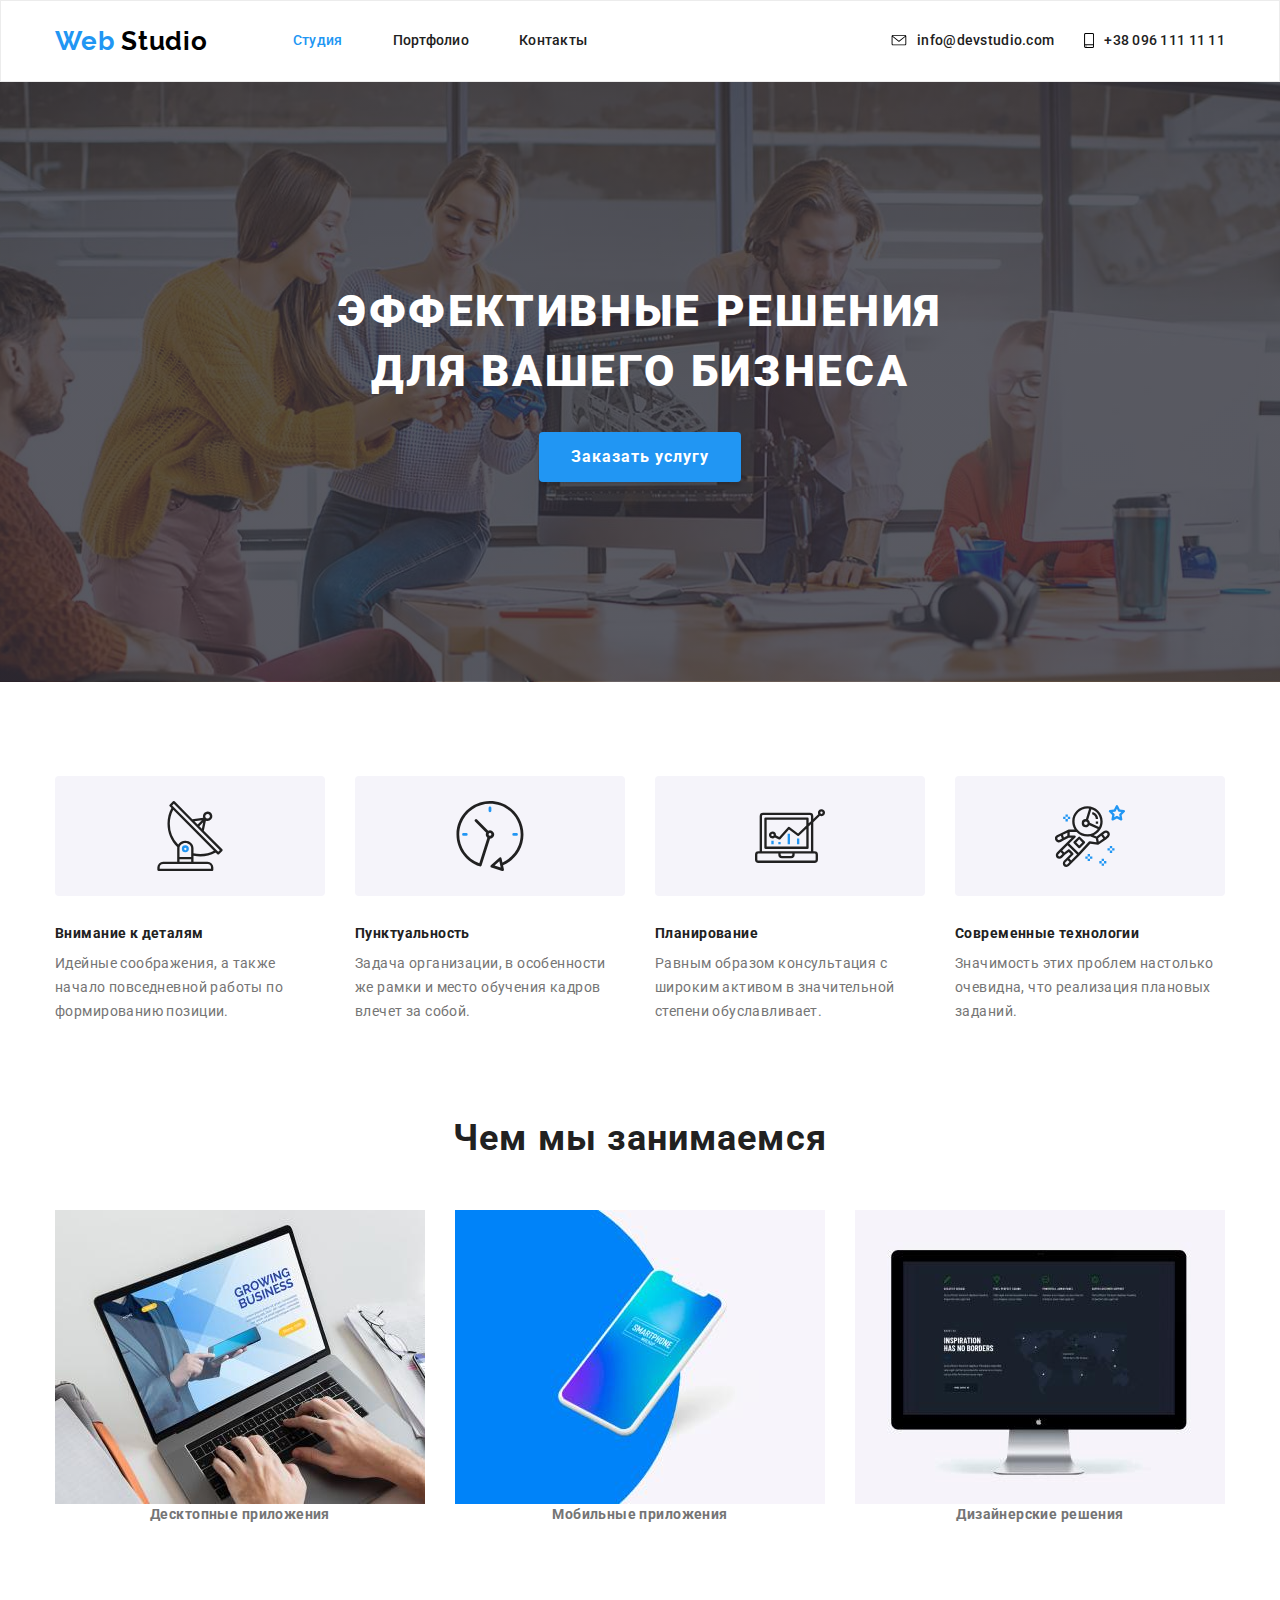
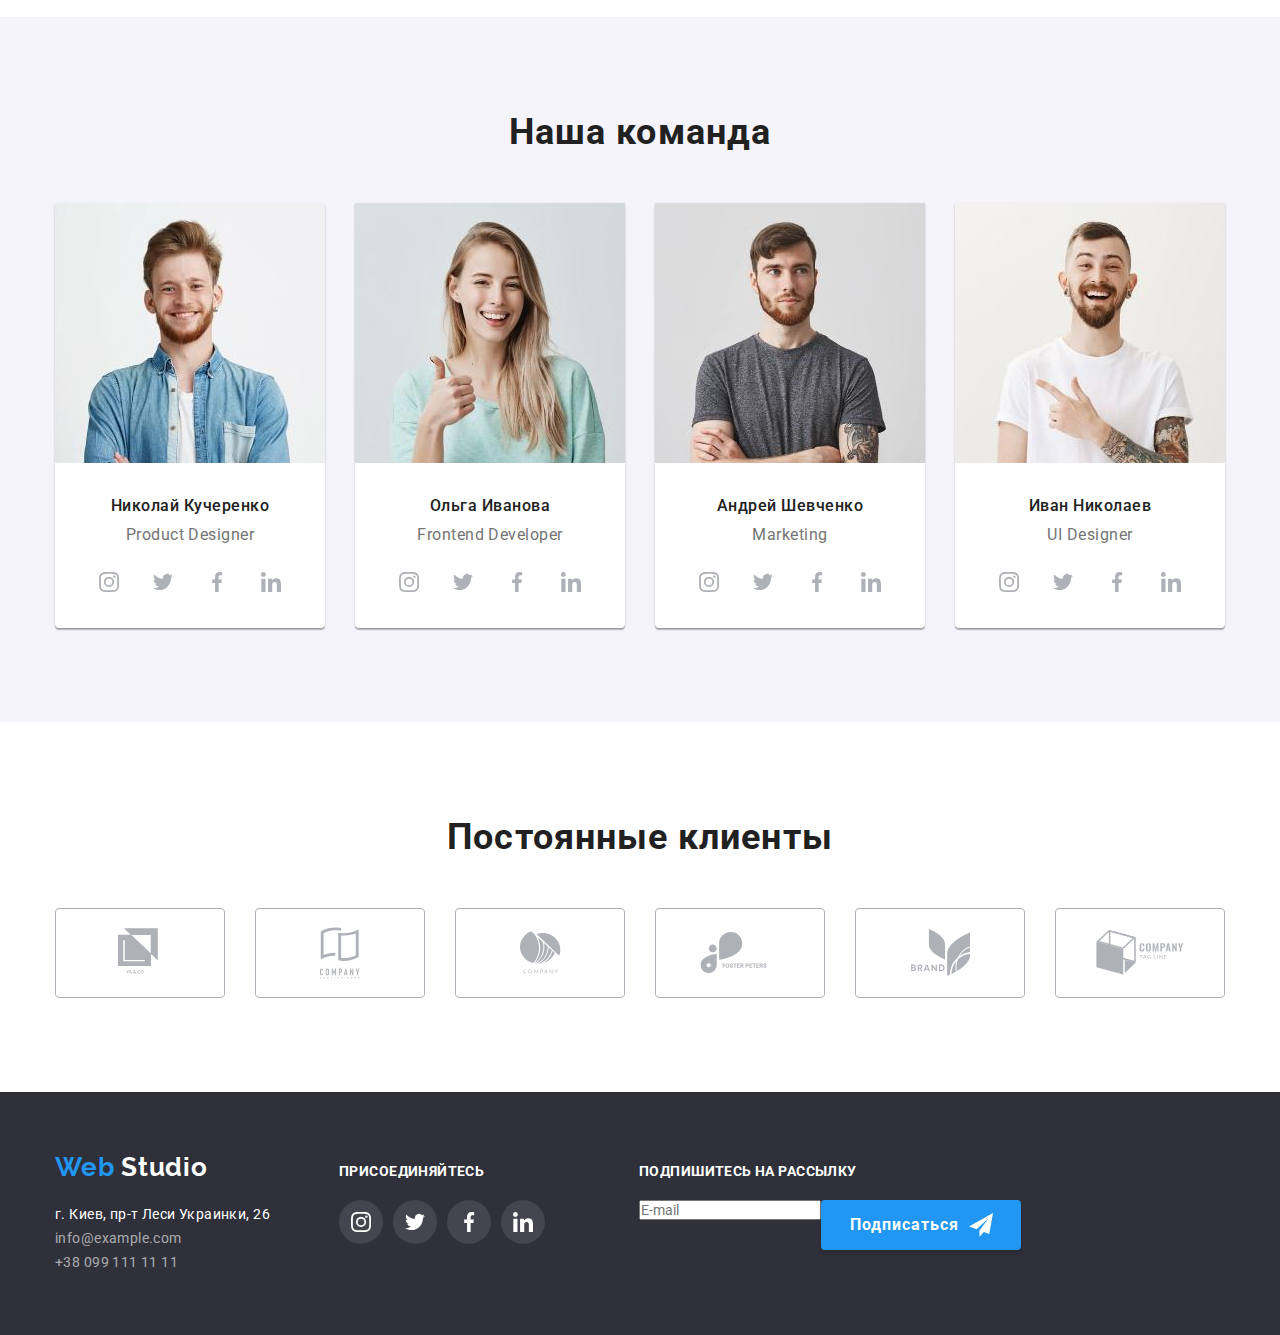
<file: index.html>
<!DOCTYPE html>
<html lang="ru">

  <head>
      <meta charset="UTF-8" />
      <meta name="viewport" content="width=device-width, initial-scale=1.0" />
      <title>Веб Студия</title>
      <link href="https://fonts.googleapis.com/css2?family=Roboto:wght@400;500;700;900&display=swap" rel="stylesheet">
      <link rel="stylesheet" href="./css/normalize.css">
      <link rel="stylesheet" href="./css/styles.css">
 </head>

    <body>
    <!-- шапка сайта -->
       <header class="header">
        <div class="container">
          <nav class="navigation">
            <a class="logo-link link" href="./index.html">Web <span class="studio-black">Studio</span></a>
            <ul class="novigation-list list">
              <li class="novigation-list-item"><a class="novigation-list-link studio active link" href="./index.html">Студия</a></li>
              <li class="novigation-list-item"><a class="novigation-list-link portfolio link" href="./portfolio.html">Портфолио</a></li>
              <li class="novigation-list-item"><a class="novigation-list-link contacts link" href="">Контакты</a></li>
            </ul>
          </nav>
          
          <address class="header-address">
            <ul class="header-address-list list">
              <li class="header-address-list-item"><a class="header-address-list-link link"
                  href="mailto:info@devstudio.com">
                  <svg class="header-address-list-link-svg">
                    <use href="./images/sprite.svg#mail">
                    </use>
                  </svg>
                  info@devstudio.com</a></li>
              <li class="header-address-list-item"><a class="header-address-list-link link" href="tel:+380961111111">
                <svg class="header-address-list-link-svg tel">
                  <use href="./images/sprite.svg#tel">
                  </use>
                </svg>
                +38 096 111 11 11</a></li>
            </ul>
          </address>
        </div>
      
      </header>
    <main>
      <!-- секция герой -->
        <section class="hero section">
          <h1 class="hero-title">Эффективные решения <br>для вашего бизнеса</h1>
          <button class="hero-btn btn">Заказать услугу</button>
        </section>
      <!-- о нас -->
        <section class="about-us section">
          <div class="container">
            <h2 class="title" hidden>о нас</h2>
            
            <ul class="about-us-list list">
              <li class="about-us-list-item">
                <div class="about-us-list-item-blok">
                  <svg class="about-us-list-item-svg">
                    <use href="./images/sprite.svg#antenna">
                    </use>
                  </svg>
                </div>
                <h3 class="about-us-title">Внимание к деталям</h3>
                <p class="about-us-text">Идейные соображения, а также начало повседневной работы по формированию позиции.</p>
              </li>
            
              <li class="about-us-list-item">
                <div class="about-us-list-item-blok">
                  <svg class="about-us-list-item-svg">
                    <use href="./images/sprite.svg#clock">
                    </use>
                  </svg>
                </div>
                <h3 class="about-us-title">Пунктуальность</h3>
                <p class="about-us-text">Задача организации, в особенности же рамки и место обучения кадров влечет за собой.</p>
              </li>
            
              <li class="about-us-list-item">
                <div class="about-us-list-item-blok">
                  <svg class="about-us-list-item-svg">
                    <use href="./images/sprite.svg#diagram">
                    </use>
                  </svg>
                </div>
                <h3 class="about-us-title">Планирование</h3>
                <p class="about-us-text">Равным образом консультация с широким активом в значительной степени обуславливает.</p>
              </li>
            
              <li class="about-us-list-item">
                <div class="about-us-list-item-blok">
                  <svg class="about-us-list-item-svg">
                    <use href="./images/sprite.svg#astronaut">
                    </use>
                  </svg>
                </div>
                <h3 class="about-us-title">Современные технологии</h3>
                <p class="about-us-text">Значимость этих проблем настолько очевидна, что реализация плановых заданий.</p>
              </li>
            </ul>
          </div>
        </section>
      <!-- чем мы занимаемся -->
        <section class="our-work section">
          <div class="container">
            <h2 class="our-work-title title">Чем мы занимаемся</h2>
            <ul class="our-work-list list">
              <li class="our-work-list-item"><img src="./images/notebook.jpg" alt="человек работает на ноутбуке" width="370" height="294">
                <p class="our-work-text">Десктопные приложения</p>
              </li>
              <li class="our-work-list-item"><img src="./images/smartfon.jpg" alt="смартфон" width="370" height="294">
                <p class="our-work-text">Мобильные приложения</p>
              </li>
              <li class="our-work-list-item"><img src="./images/monitor.jpg" alt="монитор" width="370" height="294">
                <p class="our-work-text">Дизайнерские решения</p>
              </li>
            </ul>
            </div>
            </section>

                <!-- Наша команда -->
      <section class="team section team-section">
        <div class="container">
          <h2 class="team-title title">Наша команда</h2>
          <ul class="team-list list">
            <li class="team-list-item"><img class="img" src="./images/team-1.jpg" alt="Улыбающийся мужчина" width="270" height="260">
              <h3 class="team-title-item">Николай Кучеренко</h3>
              <p class="team-text">Product Designer</p>
              <ul class="social-list-link">
                <li class="social-list-item">
                  <a class="social-list-item-link link" href="" aria-label="иконка инстаграма">
                  <svg class="social-list-item-svg">
                    <use href="./images/sprite.svg#instagram">
                    </use>
                  </svg>
                  </a>
                </li>
                <li class="social-list-item">
                  <a class="social-list-item-link link" href="" aria-label="иконка твитера">
                  <svg class="social-list-item-svg">
                    <use href="./images/sprite.svg#twitter">
                    </use>
                  </svg>
                  </a>
                </li>
                <li class="social-list-item">
                  <a class="social-list-item-link link" href="" aria-label="иконка фейсбука">
                  <svg class="social-list-item-svg">
                    <use href="./images/sprite.svg#facebook">
                    </use>
                  </svg>
                  </a>
                </li>
                <li class="social-list-item">
                  <a class="social-list-item-link link" href="" aria-label="иконка ликедина">
                  <svg class="social-list-item-svg">
                    <use href="./images/sprite.svg#linkedin">
                    </use>
                  </svg>
                  </a>
                </li>
              </ul>
            </li>
          
            <li class="team-list-item"><img class="img" src="./images/team-2.jpg" alt="Улыбающаяся девушка" width="270" height="260">
              <h3 class="team-title-item">Ольга Иванова</h3>
              <p class="team-text">Frontend Developer</p>
              <ul class="social-list-link">
                <li class="social-list-item">
                  <a class="social-list-item-link link" href="" aria-label="иконка инстаграма">
                    <svg class="social-list-item-svg">
                      <use href="./images/sprite.svg#instagram">
                      </use>
                    </svg>
                  </a>
                </li>
                <li class="social-list-item">
                  <a class="social-list-item-link link" href="" aria-label="иконка твитера">
                    <svg class="social-list-item-svg">
                      <use href="./images/sprite.svg#twitter">
                      </use>
                    </svg>
                  </a>
                </li>
                <li class="social-list-item">
                  <a class="social-list-item-link link" href="" aria-label="иконка фейсбука">
                    <svg class="social-list-item-svg">
                      <use href="./images/sprite.svg#facebook">
                      </use>
                    </svg>
                  </a>
                </li>
                <li class="social-list-item">
                  <a class="social-list-item-link link" href="" aria-label="иконка ликедина">
                    <svg class="social-list-item-svg">
                      <use href="./images/sprite.svg#linkedin">
                      </use>
                    </svg>
                  </a>
                </li>
              </ul>
            </li>
          
            <li class="team-list-item"><img class="img" src="./images/team-3.jpg" alt="Парень с хитрым взглядом" width="270" height="260">
              <h3 class="team-title-item">Андрей Шевченко</h3>
              <p class="team-text">Marketing</p>
              <ul class="social-list-link">
                <li class="social-list-item">
                  <a class="social-list-item-link link" href="" aria-label="иконка инстаграма">
                    <svg class="social-list-item-svg">
                      <use href="./images/sprite.svg#instagram">
                      </use>
                    </svg>
                  </a>
                </li>
                <li class="social-list-item">
                  <a class="social-list-item-link link" href="" aria-label="иконка твитера">
                    <svg class="social-list-item-svg">
                      <use href="./images/sprite.svg#twitter">
                      </use>
                    </svg>
                  </a>
                </li>
                <li class="social-list-item">
                  <a class="social-list-item-link link" href="" aria-label="иконка фейсбука">
                    <svg class="social-list-item-svg">
                      <use href="./images/sprite.svg#facebook">
                      </use>
                    </svg>
                  </a>
                </li>
                <li class="social-list-item">
                  <a class="social-list-item-link link" href="" aria-label="иконка ликедина">
                    <svg class="social-list-item-svg">
                      <use href="./images/sprite.svg#linkedin">
                      </use>
                    </svg>
                  </a>
                </li>
              </ul>
            </li>
          
            <li class="team-list-item"><img class="img" src="./images/team-4.jpg" alt="смеющийся парень" width="270" height="260">
              <h3 class="team-title-item">Иван Николаев</h3>
              <p class="team-text">UI Designer</p>
              <ul class="social-list-link">
                <li class="social-list-item">
                  <a class="social-list-item-link link" href="" aria-label="иконка инстаграма">
                    <svg class="social-list-item-svg">
                      <use href="./images/sprite.svg#instagram">
                      </use>
                    </svg>
                  </a>
                </li>
                <li class="social-list-item">
                  <a class="social-list-item-link link" href="" aria-label="иконка твитера">
                    <svg class="social-list-item-svg">
                      <use href="./images/sprite.svg#twitter">
                      </use>
                    </svg>
                  </a>
                </li>
                <li class="social-list-item">
                  <a class="social-list-item-link link" href="" aria-label="иконка фейсбука">
                    <svg class="social-list-item-svg">
                      <use href="./images/sprite.svg#facebook">
                      </use>
                    </svg>
                  </a>
                </li>
                <li class="social-list-item">
                  <a class="social-list-item-link link" href="" aria-label="иконка ликедина">
                    <svg class="social-list-item-svg">
                      <use href="./images/sprite.svg#linkedin">
                      </use>
                    </svg>
                  </a>
                </li>
              </ul>
            </li>
          
          </ul>
        </div>
      </section>
      <!-- Постоянные клиенты -->
      <section class="section-clients section">
        <div class="container">
          <h2 class="clients-title title">Постоянные клиенты</h2>
          <ul class="clients-list list">
            <li class="clients-list-item">
              <a class="clients-list-item-link link" href="" aria-label="ссылка на клиент 1">
                <svg class="clients-list-item-svg" width="44" height="49">
                  <use href="./images/sprite.svg#logo-1">
                  </use>
                </svg>
              </a>
            </li>
            <li class="clients-list-item">
              <a class="clients-list-item-link link" href="" aria-label="ссылка на клиент 2">
                <svg class="clients-list-item-svg" width="40" height="52">
                  <use href="./images/sprite.svg#logo-2">
                  </use>
                </svg>
              </a>
            </li>
            <li class="clients-list-item">
              <a class="clients-list-item-link link" href="" aria-label="ссылка на клиент 3">
                <svg class="clients-list-item-svg" width="41" height="43">
                  <use href="./images/sprite.svg#logo-3">
                  </use>
                </svg>
              </a>
            </li>
            <li class="clients-list-item">
              <a class="clients-list-item-link link" href="" aria-label="ссылка на клиент 4">
                <svg class="clients-list-item-svg" width="80" height="42">
                  <use href="./images/sprite.svg#logo-4">
                  </use>
                </svg>
              </a>
            </li>
            <li class="clients-list-item">
              <a class="clients-list-item-link link" href="" aria-label="ссылка на клиент 5">
                <svg class="clients-list-item-svg" width="59" height="47">
                  <use href="./images/sprite.svg#logo-5">
                  </use>
                </svg>
              </a>
            </li>
            <li class="clients-list-item">
              <a class="clients-list-item-link link" href="" aria-label="ссылка на клиент 6">
                <svg class="clients-list-item-svg" width="88" height="45">
                  <use href="./images/sprite.svg#logo-6">
                  </use>
                </svg>
              </a>
            </li>
          </ul>
        </div>
      </section>

    </main>
    <!-- Подвал -->
    <footer class="footer">
      <div class="footer-container container">
        <div class="footer-block-address">
          <a class="logo-link link" href="./index.html">Web <span class="studio-white">Studio</span></a>
          <ul class="list">
            <li>
              <address class="footer-address address">
                г. Киев, пр-т Леси Украинки, 26
              </address>
            </li>
            <li>
              <address class="address">
                <a class="footer-address-list-link link" href="mailto:info@example.com">info@example.com</a>
              </address>
            </li>
            <li>
              <address class="address">
                <a class="footer-address-list-link link" href="tel:+380961111111">+38 099 111 11 11</a>
              </address>
            </li>
          </ul>
        </div>
        <div class="footer-block-join">
          <b class="footer-join">присоединяйтесь</b>
             <ul class="footer-social-list-link">
                <li class="social-list-item">
                  <a class="social-list-item-link link" href="" aria-label="иконка инстаграма">
                    <svg class="social-list-item-svg">
                      <use href="./images/sprite.svg#instagram">
                      </use>
                    </svg>
                  </a>
                </li>
                <li class="social-list-item">
                  <a class="social-list-item-link link" href="" aria-label="иконка твитера">
                    <svg class="social-list-item-svg">
                      <use href="./images/sprite.svg#twitter">
                      </use>
                    </svg>
                  </a>
                </li>
                <li class="social-list-item">
                  <a class="social-list-item-link link" href="" aria-label="иконка фейсбука">
                    <svg class="social-list-item-svg">
                      <use href="./images/sprite.svg#facebook">
                      </use>
                    </svg>
                  </a>
                </li>
                <li class="social-list-item">
                  <a class="social-list-item-link link" href="" aria-label="иконка ликедина">
                    <svg class="social-list-item-svg">
                      <use href="./images/sprite.svg#linkedin">
                      </use>
                    </svg>
                  </a>
                </li>
              </ul>
        </div>
        <!-- Форма -->
        <div class="footer-block-forma">
          <b class="footer-forma">Подпишитесь на рассылку
          </b>
          
          <div class="footer-forma-btn">
            <p><input name="E-mail" placeholder="E-mail"></p>
            <button class="footer-btn btn"> Подписаться
              <svg class="footer-send">
                <use href="./images/sprite.svg#icon-send">
                </use>
              </svg>
            </button>
        </div>
      </div>
    </footer>
  </body>
</html>
</file>
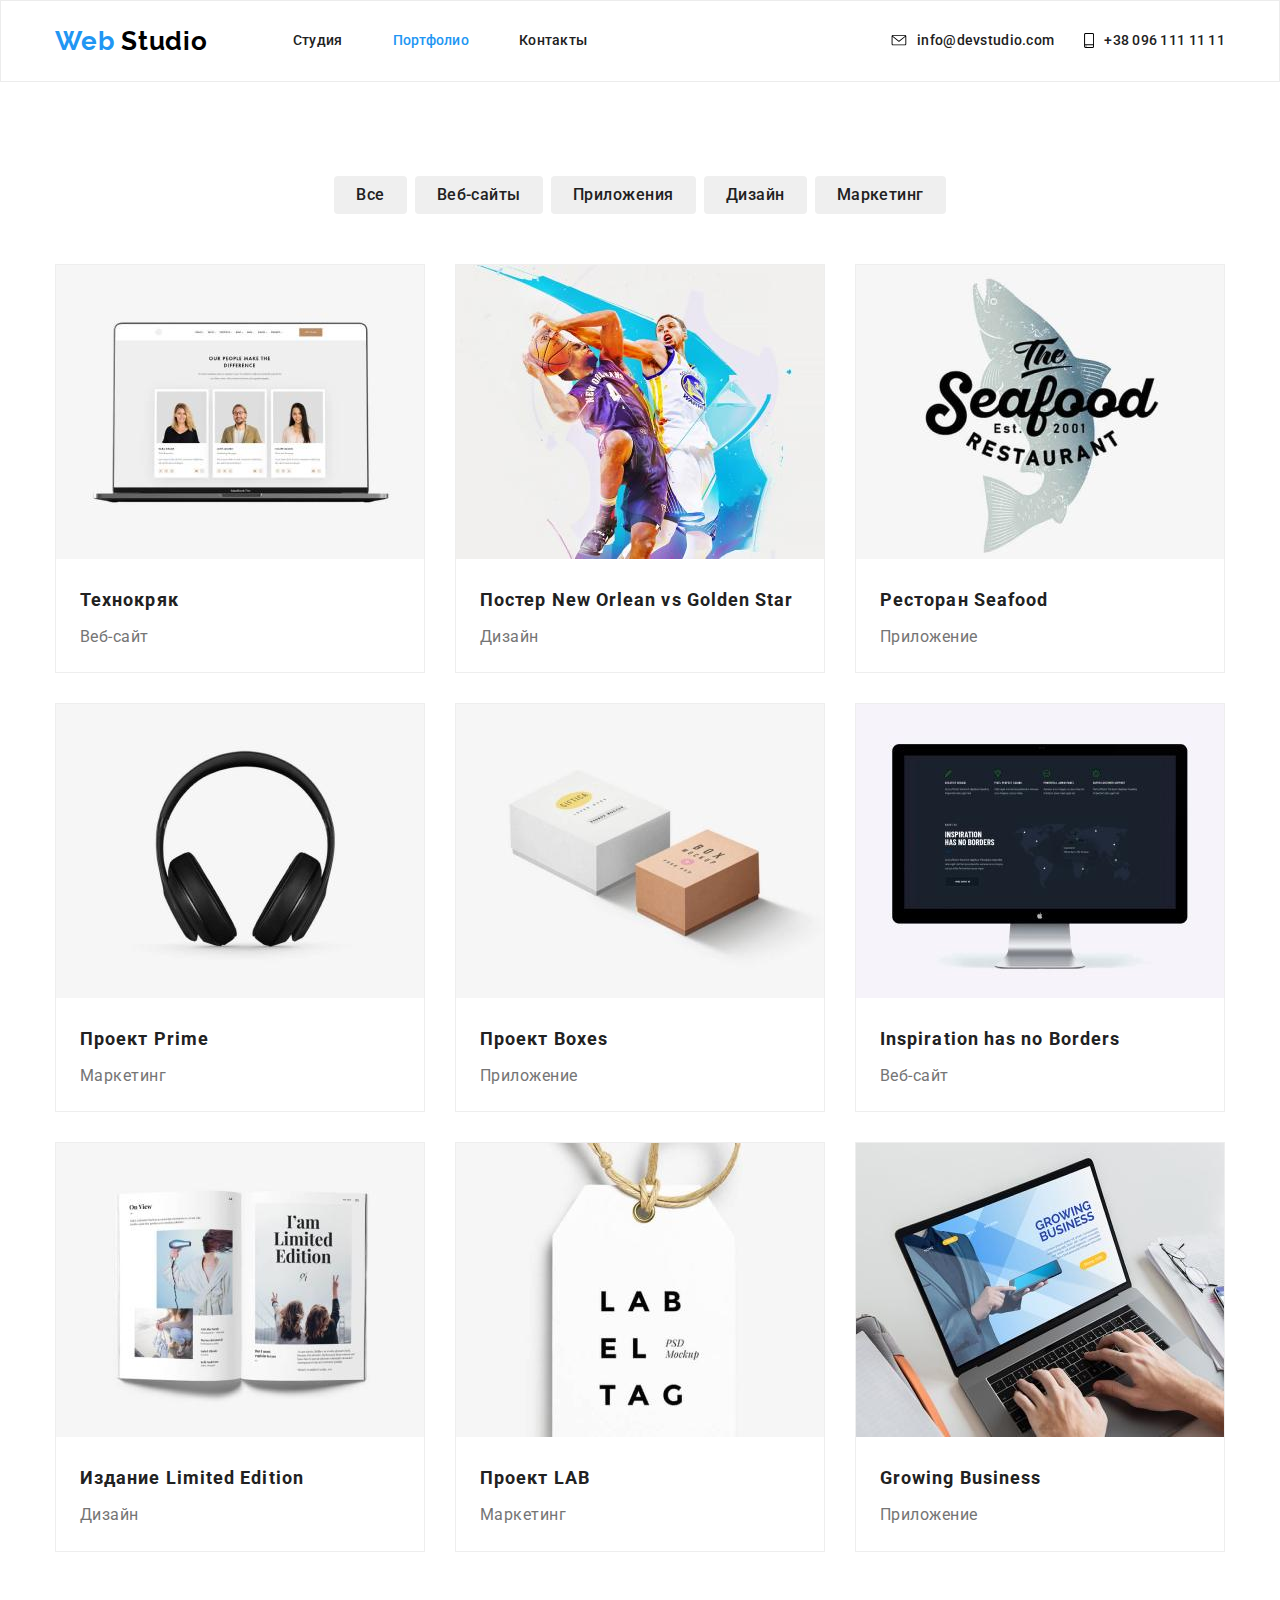
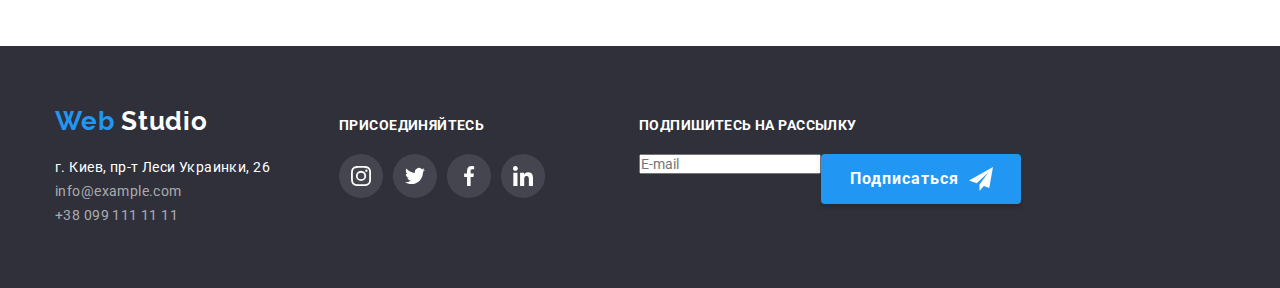
<file: portfolio.html>
<!DOCTYPE html>
<html lang="ru">
<head>
    <meta charset="UTF-8">
    <meta name="viewport" content="width=device-width, initial-scale=1.0">
    <title>portfolio</title>
    <link href="https://fonts.googleapis.com/css2?family=Raleway:wght@700&family=Roboto:wght@400;500;700;900&display=swap"
        rel="stylesheet">
    <link rel="stylesheet" href="./css/normalize.css">
    <link rel="stylesheet" href="./css/styles.css">
</head>
<body>
        <!-- шапка сайта -->
        <header class="header">
            <div class="container">
                <nav class="navigation">
                    <a class="logo-link link" href="./index.html">Web <span class="studio-black">Studio</span></a>
                    <ul class="novigation-list list">
                        <li class="novigation-list-item"><a class="novigation-list-link studio link"
                                href="./index.html">Студия</a></li>
                        <li class="novigation-list-item"><a class="novigation-list-link portfolio active link"
                                href="./portfolio.html">Портфолио</a></li>
                        <li class="novigation-list-item"><a class="novigation-list-link contacts link" href="">Контакты</a></li>
                    </ul>
                </nav>
        
                <address class="header-address">
                    <ul class="header-address-list list">
                        <li class="header-address-list-item"><a class="header-address-list-link link"
                                href="mailto:info@devstudio.com">
                                <svg class="header-address-list-link-svg">
                                    <use href="./images/sprite.svg#mail">
                                    </use>
                                </svg>
                                info@devstudio.com</a></li>
                        <li class="header-address-list-item"><a class="header-address-list-link link" href="tel:+380961111111">
                                <svg class="header-address-list-link-svg tel">
                                    <use href="./images/sprite.svg#tel">
                                    </use>
                                </svg>
                                +38 096 111 11 11</a></li>
                    </ul>
                </address>
            </div>
        
        </header>
                <main>
                    <!-- фильтр -->
                    <section class="filter">
                        <div class="container">
                            <h1 hidden>Наши работы</h1>
                            <ul class="filter-list list">
                                <li class="filter-list-item"><button class="filter-btn">
                                        Все
                                    </button></li>
                                <li class="filter-list-item"><button class="filter-btn">
                                        Веб-сайты
                                    </button></li>
                                <li class="filter-list-item"><button class="filter-btn">
                                        Приложения
                                    </button></li>
                                <li class="filter-list-item"><button class="filter-btn">
                                        Дизайн
                                    </button></li>
                                <li class="filter-list-item"><button class="filter-btn">
                                        Маркетинг
                                    </button></li>
                            </ul>
                        </div>
                    </section>
                    <section class="section development">
                        <div class="container">
                            <ul class="development-list list">
                                <li class="development-list-item">
                                    <a class="development-list-link link" href=""><img class="development-list-img" src="./images/portfolio/project-1.jpg" alt="">
                                        <h2 class="project">Технокряк</h2>
                                        <p class="description">
                                            Веб-сайт
                                        </p>
                                        <!-- <p class="description-text">
                                            Технокряк это современная площадка распространения коронавируса. Компании используют эту платформу для
                                            цифрового
                                            шпионажа и атак на защищённые сервера конкурентов.
                                        </p> -->
                                    </a>
                                </li>
                                <li class="development-list-item">
                                    <a class="development-list-link link" href=""><img class="development-list-img" src="./images/portfolio/project-2.jpg" alt="">
                                        <h2 class="project">Постер New Orlean vs Golden Star</h2>
                                        <p class="description">
                                            Дизайн
                                        </p>
                                    </a>
                                </li>
                                <li class="development-list-item">
                                    <a class="development-list-link link" href=""><img class="development-list-img" src="./images/portfolio/project-3.jpg" alt="">
                                        <h2 class="project">Ресторан Seafood</h2>
                                        <p class="description">
                                            Приложение
                                        </p>
                                    </a>
                                </li>
                                <li class="development-list-item">
                                    <a class="development-list-link link" href=""><img class="development-list-img" src="./images/portfolio/project-4.jpg" alt="">
                                        <h2 class="project">Проект Prime</h2>
                                        <p class="description">
                                            Маркетинг
                                        </p>
                                    </a>
                                </li>
                                <li class="development-list-item">
                                    <a class="development-list-link link" href=""><img class="development-list-img" src="./images/portfolio/project-5.jpg" alt="">
                                        <h2 class="project">Проект Boxes</h2>
                                        <p class="description">
                                            Приложение
                                        </p>
                                    </a>
                                </li>
                                <li class="development-list-item">
                                    <a class="development-list-link link" href=""><img class="development-list-img" src="./images/portfolio/project-6.jpg" alt="">
                                        <h2 class="project">Inspiration has no Borders</h2>
                                        <p class="description">
                                            Веб-сайт
                                        </p>
                                    </a>
                                </li>
                                <li class="development-list-item">
                                    <a class="development-list-link link" href=""><img class="development-list-img" src="./images/portfolio/project-7.jpg" alt="">
                                        <h2 class="project">Издание Limited Edition</h2>
                                        <p class="description">
                                            Дизайн
                                        </p>
                                    </a>
                                </li>
                                <li class="development-list-item">
                                    <a class="development-list-link link" href=""><img class="development-list-img" src="./images/portfolio/project-8.jpg" alt="">
                                        <h2 class="project">Проект LAB</h2>
                                        <p class="description">
                                            Маркетинг
                                        </p>
                                    </a>
                                </li>
                                <li class="development-list-item">
                                    <a class="development-list-link link" href=""><img class="development-list-img" src="./images/portfolio/project-9.jpg" alt="">
                                        <h2 class="project">Growing Business</h2>
                                        <p class="description">
                                            Приложение
                                        </p>
                                    </a>
                                </li>
                            </ul>
                        </div>
                    </section>

                </main>
                    <!-- Подвал -->
                    <footer class="footer">
                        <div class="footer-container container">
                            <div class="footer-block-address">
                                <a class="logo-link link" href="./index.html">Web <span class="studio-white">Studio</span></a>
                                <ul class="list">
                                    <li>
                                        <address class="footer-address address">
                                            г. Киев, пр-т Леси Украинки, 26
                                        </address>
                                    </li>
                                    <li>
                                        <address class="address">
                                            <a class="footer-address-list-link link" href="mailto:info@example.com">info@example.com</a>
                                        </address>
                                    </li>
                                    <li>
                                        <address class="address">
                                            <a class="footer-address-list-link link" href="tel:+380961111111">+38 099 111 11 11</a>
                                        </address>
                                    </li>
                                </ul>
                            </div>
                            <div class="footer-block-join">
                                <b class="footer-join">присоединяйтесь</b>
                                <ul class="footer-social-list-link">
                                    <li class="social-list-item">
                                        <a class="social-list-item-link link" href="" aria-label="иконка инстаграма">
                                            <svg class="social-list-item-svg">
                                                <use href="./images/sprite.svg#instagram">
                                                </use>
                                            </svg>
                                        </a>
                                    </li>
                                    <li class="social-list-item">
                                        <a class="social-list-item-link link" href="" aria-label="иконка твитера">
                                            <svg class="social-list-item-svg">
                                                <use href="./images/sprite.svg#twitter">
                                                </use>
                                            </svg>
                                        </a>
                                    </li>
                                    <li class="social-list-item">
                                        <a class="social-list-item-link link" href="" aria-label="иконка фейсбука">
                                            <svg class="social-list-item-svg">
                                                <use href="./images/sprite.svg#facebook">
                                                </use>
                                            </svg>
                                        </a>
                                    </li>
                                    <li class="social-list-item">
                                        <a class="social-list-item-link link" href="" aria-label="иконка ликедина">
                                            <svg class="social-list-item-svg">
                                                <use href="./images/sprite.svg#linkedin">
                                                </use>
                                            </svg>
                                        </a>
                                    </li>
                                </ul>
                            </div>
                            <!-- Форма -->
                            <div class="footer-block-forma">
                                <b class="footer-forma">Подпишитесь на рассылку
                                </b>
                    
                                <div class="footer-forma-btn">
                                    <p><input name="E-mail" placeholder="E-mail"></p>
                                    <button class="footer-btn btn"> Подписаться
                                        <svg class="footer-send">
                                            <use href="./images/sprite.svg#icon-send">
                                            </use>
                                        </svg>
                                    </button>
                                </div>
                            </div>
                    </footer>
</body>
</html>
</file>
<file: css/styles.css>
/* raleway-700 - latin */
@font-face {
  font-family: 'Raleway';
  font-style: normal;
  font-weight: 700;
  font-display: swap;
  src: local('Raleway Bold'), local('Raleway-Bold'),
       url('../fonts/raleway-v16-latin-700.woff2') format('woff2'), /* Chrome 26+, Opera 23+, Firefox 39+ */
       url('../fonts/raleway-v16-latin-700.woff') format('woff'); /* Chrome 6+, Firefox 3.6+, IE 9+, Safari 5.1+ */
}

:root {
    --main-font: 'Roboto', sans-serif;
    --title-color: #212121;
    --text-color: #757575;
    --accent-color: #2196F3;
    --footer-text: #ffffff;
}

html {
    box-sizing: border-box;
    }

    *,
    *::before,
    *::after {
        box-sizing: inherit;
        margin: 0;
        padding: 0;
    }


body {
 background-color: #ffffff;
 font-family: var(--main-font);
 font-size: 14px;
 color: var(--text-color);
}

.address {
  font-style: normal;
}
.link {
    text-decoration: none;
    display: block;
}
.list {
    list-style: none;
    padding: 0px;
}
.container {
    width: 1200px;
    padding-left: 15px;
    padding-right: 15px;
    margin-left: auto;
    margin-right: auto;
}
.section {
    padding-bottom: 94px;
}
/* Header */
.header .container {
    display: flex;
    align-items: center;
    justify-content: space-between;
}


.header-address {
    
}
.header-address-list {
    display: flex;
     }

    .header-address-list-item:not(:last-child) {
        margin-right: 30px;
            }

.navigation {
    display: flex;
    align-items: center;
    
    }
.logo-link {
    margin-right: 85px;
}
.novigation-list {
    display: flex;

}

.novigation-list-item:not(:last-child) {
    margin-right: 50px;
}
.novigation-list-link {
    padding-top: 32px;
    padding-bottom: 32px;
}

.header {
    border: 1px solid #ECECEC;
}
.header .container {
    align-items: center;
}
.logo-link {
 font-family: 'Raleway', sans-serif;
 font-weight: 700;
 font-size: 26px;
 line-height: 1.19;
 letter-spacing: 0.03em;
  color: var(--accent-color);
 }
 .studio-black {
     color: #000000;
 }
 
 .header-address-list-link-svg {
     align-self: center;
     width: 16px;
     height: 11px;
     margin-right: 10px;
 }
 .header-address-list-link .tel {
     width: 10px;
     height: 15px;
 }
 .header-address-list-item:hover,
 .header-address-list-item:focus {
     color: var(--accent-color);
     fill: var(--accent-color);
 }

.novigation-list-item .studio,
.novigation-list-item .portfolio,
.novigation-list-item .contacts,
.header-address-list-link {
 font-weight: 500;
 line-height: 1.14;
 letter-spacing: 0.02em;
 color: var(--title-color);
}
.novigation-list-item .active {
    color: var(--accent-color);
}

.header-address-list-link:hover,
.header-address-list-link:focus {
    color: var(--accent-color);
    }

.header-address-list-link {
    display: flex;
font-style: normal;
    /* padding-top: 32px; */
    /* padding-bottom: 32px; */
 }
 /* Hero */
 .hero {
    margin-left: auto;
    margin-right: auto;
     text-align: center;

     background-image: linear-gradient(
      rgba(47, 48, 58, 0.8), rgba(47, 48, 58, 0.8)),
    url("../images/hero/bg-hero.jpg");
       background-repeat: no-repeat;
     /* background-size: cover; */
     max-width: 1600px;
     background-position: 50% 50%;
     margin-bottom: 94px;
     padding-bottom: 200px;
         
 }
 .hero-title {
 margin: 0px;
 margin-bottom: 30px;
font-style: normal;
font-weight: 900;
font-size: 44px;
line-height: 1.36;
letter-spacing: 0.06em;
text-transform: uppercase;
padding-top: 200px;
color: #FFFFFF;
 }

 .btn {
   font-style: normal;
   font-weight: 700;  
   font-family: var(--main-font);
   font-size: 16px;
   line-height: 1.88;
   background-color: var(--accent-color);
   letter-spacing: 0.06em;
   color: #FFFFFF;
   border: none;
   border-radius: 4px;
   box-shadow: 0px 4px 4px rgba(0, 0, 0, 0.15);
 }
 .hero-btn {
 display: inline-block;
padding-top: 10px;
padding-right: 32px;
padding-bottom: 10px;
padding-left: 32px;

 }
 .hero-btn:hover,
 .hero-btn:focus {
     background: #188CE8;
     box-shadow: 0px 4px 4px rgba(0, 0, 0, 0.15);
 }

 /* about-us */

.about-us {
}

.about-us .list {
    display: flex;

}
.about-us-title {
    margin-bottom: 10px;
}
.about-us-list-item-blok {
    display: flex;
    width: 270px;
    height: 120px;
    background-color: #F5F4FA;
    border-radius: 4px;
    margin-bottom: 30px;
}
.about-us-list-item-svg {
    /* display: inline-flex; */
    width: 70px;
    height: 70px;
    align-self: center;
    margin-left: auto;
    margin-right: auto;
    }
.about-us-list-item:not(:last-child){
    margin-right: 30px;
}



.title {
font-weight: 700;
font-size: 36px;
line-height: 1.17;
text-align: center;
letter-spacing: 0.03em;
color: var(--title-color);
}

.about-us-title {
font-weight: 700;
font-size: 14px;
line-height: 1.14;
letter-spacing: 0.03em;
color: var(--title-color);
}

.about-us-text {
font-weight: 400;
line-height: 1.71;
letter-spacing: 0.03em;
}

/* our-work */
.our-work {
}

.our-work-title {
    margin-bottom: 50px;
}
.our-work-list {
    display: flex;
}
.our-work-list-item:not(:last-child){
    margin-right: 30px;
}


.our-work-text {
font-weight: 700;
font-size: 14px;
line-height: 1.14;
text-align: center;
letter-spacing: 0.03em;
/* color: #FFFFFF; */
}

/* team */

.team-list {
    display: flex;
    
}

.team-section {
    background-color: #F5F4FA;
}
.img {
    margin-bottom: 30px;
}
.team-list-item {
    background-color: #ffffff;
    border-radius: 0px 0px 4px 4px;
    box-shadow: 0px 2px 1px
     rgba(0, 0, 0, 0.2), 0px 1px 1px
     rgba(0, 0, 0, 0.14), 0px 1px 3px
     rgba(0, 0, 0, 0.12);
}
.team-list-item:not(:last-child) {
    margin-right: 30px;
}

.team-title {
    padding-top: 94px;
    margin-bottom: 50px;
}

.team-title-item {
font-weight: 500;
font-size: 16px;
line-height: 1.19;
text-align: center;
letter-spacing: 0.03em;
color: var(--title-color);
margin-bottom: 10px;
}
.team-text {
font-weight: normal;
font-size: 16px;
line-height: 1.19;
text-align: center;
letter-spacing: 0.03em;
color: var(--text-color); 
margin-bottom: 16px;
}
.social-list-link {
    display: flex;
    justify-content: center;
    padding-bottom: 24px;
    }
.social-list-item {
    display: flex;
    }
.social-list-item-link {
    display: flex;
    width: 44px;
    height: 44px;
    color: #AFB1B8;
    justify-content: center;
    align-items: center;
    border-radius: 50%;
}
.social-list-item-link:hover,
.social-list-item-link:focus {
    background-color: var(--accent-color);
    color: #ffffff;
}
.social-list-item:not(:last-child) {
    margin-right: 10px;
}
.social-list-item-svg {
    width: 20px;
    height: 20px;
    fill: currentColor;
}

/* regular customers */
.section-clients{
}
.clients-title {
    padding-top: 94px;
    margin-bottom: 50px;
}
.clients-list {
    display: flex;
    justify-content: space-between;
    
}
.clients-list-item {
}

.clients-list-item-link {
    display: flex;
    width: 170px;
    height: 90px;
    justify-content: center;
    align-items: center;
    color: #AFB1B8;
    border: 1px solid #AFB1B8;
    border-radius: 4px;
}
.clients-list-item-svg {
    fill: currentColor;
}
.clients-list-item-svg:hover,
.clients-list-item-svg:focus {
}
.clients-list-item-link:hover,
.clients-list-item-link:focus {
border-color: var(--accent-color);
color: var(--accent-color);
}
    


/* footer */
.footer-container {
    display: flex;
    padding-top: 60px;
    padding-bottom: 60px;
    align-items: baseline;
}
.studio-white {
 color: #ffffff;
}
.footer-block-address .logo-link {
    margin-right: 0px;
    margin-bottom: 20px;
}

.footer {
    background: #2F303A;
}
.footer-block-address {
    /* display: flex; */
    margin-right: 69px;
    }

.footer-address {
font-weight: 400;
font-size: 14px;
line-height: 1.71;
letter-spacing: 0.03em;
color: var(--footer-text);
}
.footer-social-list-link {
    display: flex;
    justify-content: center;
}
.footer-social-list-link .social-list-item-link {
    background: rgba(255, 255, 255, 0.1);
}

.footer-social-list-link .social-list-item-svg {
    fill: #FFFFFF;
}
.footer-social-list-link .social-list-item-link:hover,
.footer-social-list-link .social-list-item-link:focus {
    background-color:  var(--accent-color);
}
.social-link-item:not(:last-child) {
    margin-right: 10px;
}

.footer-address-list-link {
font-weight: 400;
font-size: 14px;
line-height: 1.71;
letter-spacing: 0.03em;
color: rgba(255, 255, 255, 0.6);
}
.footer-address-list-link:hover,
.footer-address-list-link:focus {
color: var(--accent-color);
}

.footer-block-join {
    margin-right: 94px;
}
.social-link-item {
}

.footer-join,
.footer-forma {
    display: block;
font-weight: 700;
font-size: 14px;
line-height: 1.14;
letter-spacing: 0.03em;
text-transform: uppercase;
color: var(--footer-text);
margin-bottom: 20px;
}
.footer-forma-btn {
    display: flex;
}
.footer-btn {
display: flex;
align-items: center;
text-align: center;
padding-top: 10px;
padding-right: 28px;
padding-bottom: 10px;
padding-left: 29px;
}
.footer-send {
    width: 24px;
    height: 24px;
    margin-left: 10px;
    fill: #FFFFFF;
}

/* portfolio */
.filter-list {
    display: flex;
    padding-top: 94px;
    margin-bottom: 50px;
    justify-content: center;
    }

  .filter-list-item {
}
.filter-list-item:not(:last-child) {
    margin-right: 8px;
}

.filter-btn {
font-weight: 500;
font-size: 16px;
line-height: 1.63;
letter-spacing: 0.03em;
padding-top: 6px;
padding-right: 22px;
padding-bottom: 6px;
padding-left: 22px;
border-radius: 4px;
border: none;
color: var(--title-color)



}
.filter-btn:hover {
color: #ffffff;
background: var(--accent-color);
box-shadow: 0px 2px 2px rgba(0, 0, 0, 0.12), 0px 1px 2px rgba(0, 0, 0, 0.08), 0px 3px 1px rgba(0, 0, 0, 0.1);
}
.development-list {
    display: flex;
    flex-wrap: wrap;
}
.development-list-item {
    
}
.development-list-item:not(:nth-child(3n)) {
    margin-right: 30px;
}
.development-list-item:not(:nth-last-child(-n + 3)) {
    margin-bottom: 30px;
    
}
.development-list-link {
    overflow: hidden;
    width: 370px;
    border: 1px solid #EEEEEE;
    
}
.development-list-link:hover,
.development-list-link:focus {
box-shadow: 1px 4px 6px rgba(0, 0, 0, 0.16), 0px 4px 4px rgba(0, 0, 0, 0.06), 0px 1px 1px rgba(0, 0, 0, 0.12);
}


.development-list-img {
    margin-bottom: 20px;
}
.project {
font-weight: 700;
font-size: 18px;
line-height: 2;
letter-spacing: 0.06em;
color: var(--title-color);
margin-bottom: 4px;
margin-left: 24px;
}

.description {
font-weight: 400;
font-size: 16px;
line-height: 1.88;
letter-spacing: 0.03em;
color: var(--text-color);
margin-bottom: 20px;
margin-left: 24px;
}
.description-text {
font-weight: 400;
font-size: 18px;
line-height: 1.56;
letter-spacing: 0.03em;
color: #FFFFFF;

background: var(--accent-color);
}
</file>
